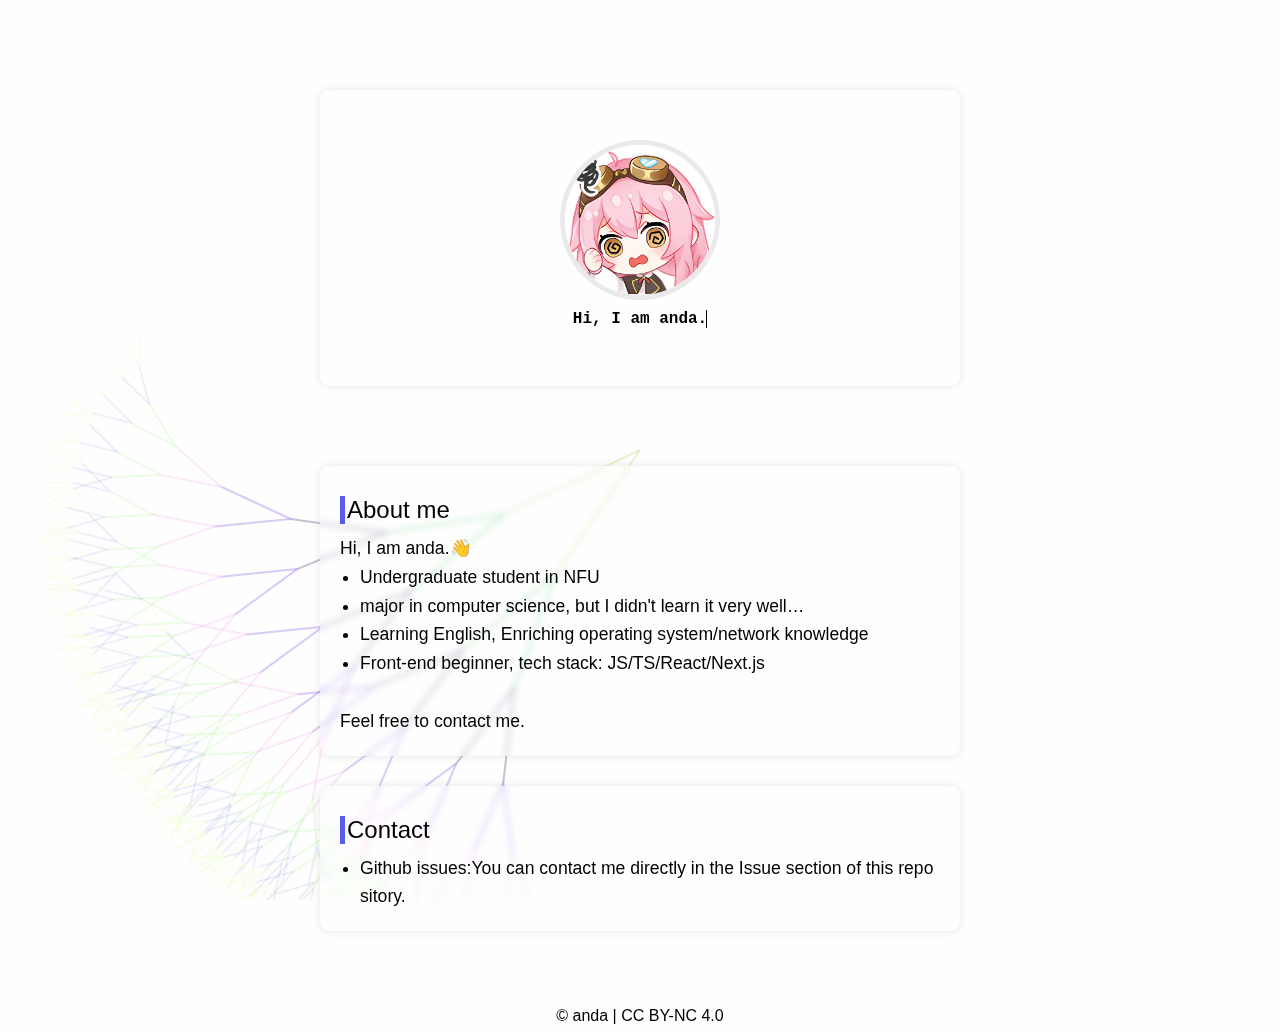
<file: index.html>
<!DOCTYPE html>
<html lang="en">
<head>
    <meta charset="UTF-8">
    <meta name="viewport" content="width=device-width, initial-scale=1.0">
    <title>Home</title>
    <link href="./css/header.css" rel="stylesheet">
    <link href="./css/index.css" rel="stylesheet">
    <link href="./css/footer.css" rel="stylesheet">
    <link href="./css/type.css" rel="stylesheet">
</head>
<body>
    <div class="container">
        <div class="content">
            <canvas id = "myCanvas"></canvas>
            <script src="./js/FractalClock.js"></script>
            <div class="my-card glassmorphism">
                <div class="avatar-box"> 
                    <img id="avatar" src="./img/taffy01.jpg">
                </div>

                <div class="typing">
                    <div class="type-container">
                        <div>
                            <h3 class = "type-text type-text01">Hi, I am anda.</h3>
                        </div>
                    </div>
                    <div class="type-container">
                        <div>
                            <h3 class = "type-text type-text02">Thanks for coming to see me.</h3>
                        </div>
                    </div>
                </div>

            </div>

            <div class="main">
                <div class="paragraph glassmorphism">
                    <div class="paragraph-title"><span>About me</span></div>
                    <div class="paragraph-content">
                        <span>Hi, I am anda.&#128075;</span>
                        <br>
                        <ul class="paragraph-ul">
                            <li>Undergraduate student in NFU</li>
                            <li>major in computer science, but I didn't learn it very well…</li>
                            <li>Learning English, Enriching operating system/network knowledge</li>
                            <li>Front-end beginner, tech stack: JS/TS/React/Next.js</li>
                        </ul>
                        <br>
                        <span>Feel free to contact me.</span>
                    </div>
                </div>
    
                <div class="paragraph glassmorphism">
                    <div class="paragraph-title"><span>Contact</span></div>
                    <div class="paragraph-content">
                        <ul class="paragraph-ul">
                            <li><span><a href="https://github.com/andademon/andademon.github.io/issues" target="_blank">Github issues</a>:You can contact me directly in the Issue section of this repository.</span></li>
                        </ul>
                    </div>
                </div>

            </div>
        </div>

        <footer>
            <span>© anda | <a href="https://creativecommons.org/licenses/by-nc/4.0/" target="_blank">CC BY-NC 4.0</a></span>
        </footer>
    </div>
</body>
</html>
</file>
<file: css/header.css>
header {
    width: 100%;
    position: fixed;
    display: flex;
    flex-direction: column;
    top: 0;
    z-index: 1;
}

.header-container {
    display: flex;
    flex-direction: row;
    align-items: center;
    width: 100%;
    height: 50px;
    /* background-color: #fafafb; */
    background-color: #c3e8fa;
}

.header-span {
    font-size: 1.2rem;
    margin-right: 20px;
}

.header-container:hover {
    box-shadow: 0 1px 20px rgba(0,0,0,0.1);
    transition: box-shadow 0.5s ease-out;
}

.title {
    flex: 1;
    margin-left: 100px;
    display: flex;
    align-items: center;
    font-size: 1.6rem;
    font-family: Arial,monospace;
    overflow: hidden;
    white-space: nowrap;
}

#nav-btn {
    display: flex;
    flex-direction: column;
    align-items: center;
    margin-right: 20px;
}

.nav-btn-icon {
    min-width: 25px;
    min-height: 5px;
    border-bottom: 3px solid black;
}

@media screen and (min-width: 769px) {
    #nav-btn {
        display: none;
    }
}

@media screen and (max-width: 768px) {
    nav {
        display: none;
    }
    .title {
        flex: 1;
        margin-left: 30px;
        display: flex;
        align-items: center;
        font-size: 1.6rem;
        font-family: Arial,monospace;
        overflow: hidden;
        white-space: nowrap;
    }
}

.menu {
    width: 100%;
    background-color: #ebfafa;
}

.menu-item {
    width: 100%;
    height: 40px;
}
</file>
<file: css/index.css>
* {
    margin: 0;
    padding: 0;
    font-family: Arial, Helvetica, sans-serif,'微软雅黑';
}

html {
    font-size: 16px;
}

.container {
    display: flex;
    flex-direction: column;
    min-height: 100%;
    background-color: rgba(250, 250, 250, 0.1);
    align-items: center;
}

a {
    color: black;
    text-decoration: none;
}
a:hover {
    color: #5b5de7;
}

.content {
    width: 50%;
    min-height: 85vh;
    margin-top: 60px;
    margin-bottom: 10px;
    border-radius: 10px;
    /* border: 1px black solid; */
    /* box-shadow: 0 3px 10px rgba(0,0,0,0.3); */
    display: flex;
    flex-direction: column;
    white-space: normal;
    padding: 30px;
}

.my-card {
    display: flex;
    flex-direction: column;
    justify-content: center;
    align-items: center;
    border-radius: 10px;
    overflow: hidden;
}

.avatar-box {
    display: flex;
    justify-content: center;
    height: 180px;
    padding: 10px;
}

#avatar {
    height: 150px;
    width: 150px;
    border-radius: 50%;
    border: 5px solid #eaeaea;
    margin-top: 20px;
}

#avatar:hover {
    margin-top: 0px;
    transition: margin-top 0.5s ease-out;
}

#myCanvas {
    position: fixed;
    top: 0;
    left: 0;
    z-index: -1;
    height: 100%;
    width: 100%;
    overflow: hidden;
}

.main {
    margin-top: 50px;
}

.paragraph {
    margin-top: 30px;
    margin-bottom: 30px;
}
.paragraph-title {
    margin-top: 10px;
    margin-bottom: 10px;
    display: flex;
    flex-direction: row;
    align-items: center;
    font-size: 24px;
    text-align: center;
    border-left: 5px solid #5b5de7;
    padding-left: 2px;
}

.paragraph-content {
    font-size: 1.1rem;
    white-space: normal;
    word-break: break-all;
    word-wrap: break-word;
    line-height: 1.8rem;
}

.paragraph-ul {
    margin-left: 20px;
    list-style-type: disc;
}

@media screen and (max-width: 768px) {
    html {
        font-size: 20px; /* 在移动设备上将根元素字体大小增加到 20px */
    }
    .content {
        width: 85%;
        min-height: 100vh;
        margin-top: 20px;
        margin-bottom: 10px;
        border-radius: 10px;
        /* border: 1px black solid; */
        display: flex;
        flex-direction: column;
        white-space: normal;
    }
    .paragraph-title {
        margin-top: 20px;
        margin-bottom: 20px;
        display: flex;
        flex-direction: row;
        align-items: center;
        font-size: 1.4rem;
        text-align: center;
        border-left: 5px solid #5b5de7;
        padding-left: 2px;
    }
    .paragraph-content {
        font-size: 1rem;
    }

    .avatar-box {
        height: 200px;
        margin-bottom: 30px;
    }
    #avatar {
        height: 200px;
        width: 200px;
    }
}

.glassmorphism {
    background: rgba(255, 255, 255, 0.025); /* 设置背景颜色及透明度 */
    backdrop-filter: blur(3px); /* 设置背景模糊效果 */
    border-radius: 10px; /* 设置圆角边框 */
    padding: 20px; /* 设置内边距 */
    box-shadow: 0 0 10px rgba(0, 0, 0, 0.1); /* 设置阴影效果 */
  }

/* .mask {
    z-index: 100;
    background-color: rgba(0,0,0,0.5);
    background-repeat: no-repeat;
    background-position: center;
    position: fixed;
    top: 0;
    left: 0;
    width: 100%;
    height: 100%;
    backdrop-filter: blur(10px);
}
</file>
<file: css/footer.css>
footer {
    width: 100%;
    height: 30px;
    position: relative;
    bottom: 0;
    display: flex;
    justify-content: center;
    align-items: center;
}
</file>
<file: css/type.css>
.type-container {
    display: flex;
    justify-content: center;
    margin-bottom: 10px;
}
.type-text {
    font-family: monospace;
    font-size: 1rem;
    position: relative;
    overflow: hidden;
    white-space: nowrap;
    color: black;
}

.type-text01 {
    animation: type 1.5s steps(14);
    animation-delay: 0s;
}
.type-text02 {
    opacity: 0;
    animation: type 3s steps(28),fade-in 0.1s forwards;
    animation-delay: 2s;
}

.type-text01::after {
    content: "";
    position: absolute;
    right: 0;
    width: 0;
    height: 100%;
    border-right: 1px solid black;
    animation: showInfinite 0.5s 4 both;
}

.type-text02::after {
    content: "";
    position: absolute;
    right: 0;
    width: 0;
    height: 100%;
    border-right: 1px solid black;
    animation: showInfinite 0.5s 7 both;
    animation-delay: 2s;
} 

@keyframes type {
    0% {
        width: 0;
    }
    100% {
        width: 100%;
    }
}
@keyframes showInfinite {
    0% {
        opacity: 1;
    }
    100% {
        opacity: 0;
    }
}

@keyframes fade-in {
    0% {
      opacity: 0;
    }
    100% {
      opacity: 1;
    }
}

@media screen and (max-width: 768px){
    .type-text {
        font-size: 0.8rem;
    }
}
</file>
